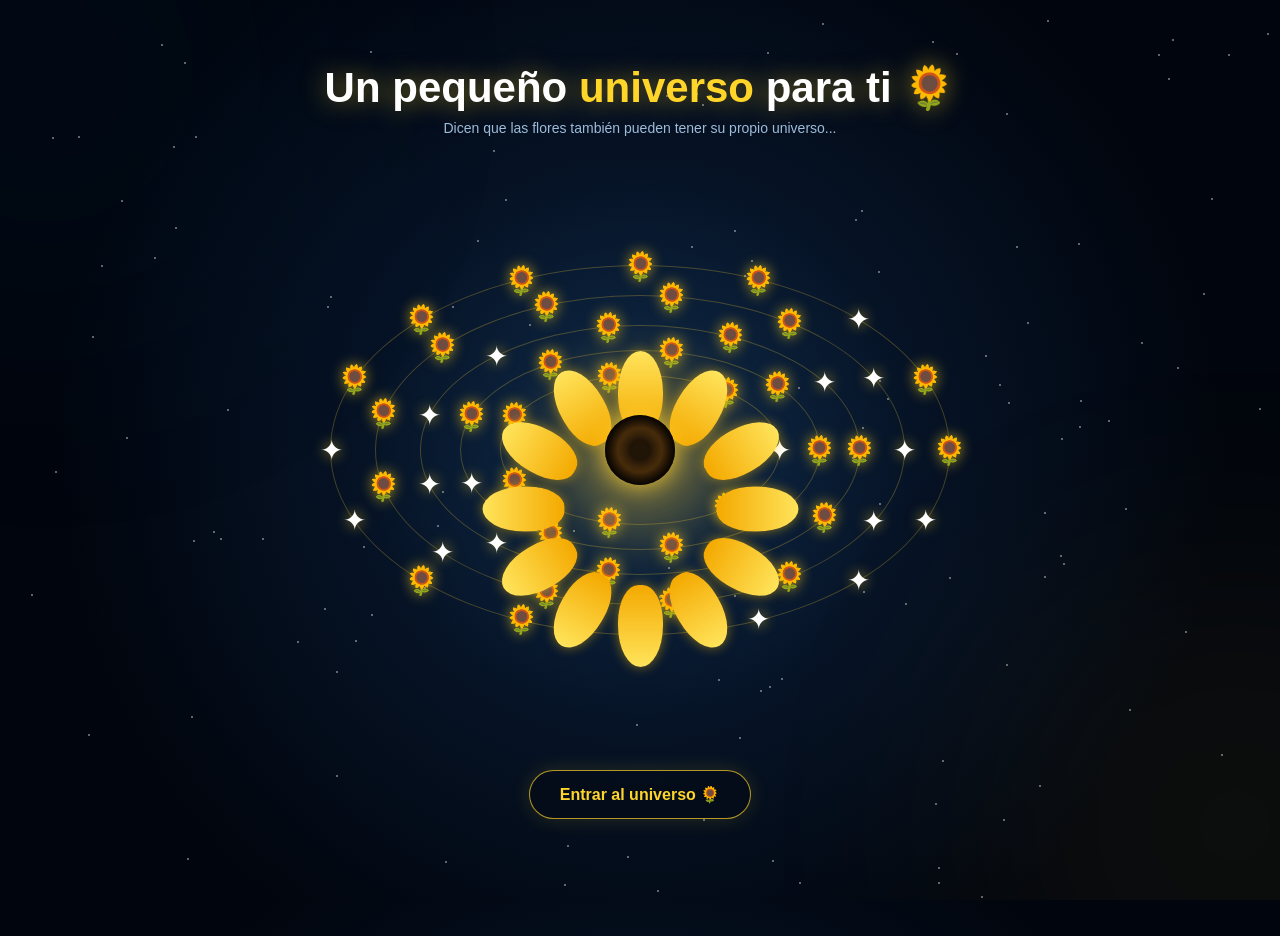
<file: index.html>
<!DOCTYPE html>
<html lang="es">

<head>
    <meta charset="UTF-8">
    <meta name="viewport" content="width=device-width, initial-scale=1.0">

    <title>Un pequeño universo 🌻</title>

    <link rel="stylesheet" href="style.css">
</head>

<body>

    <!-- Fondo -->
    <div class="space" id="space">
        <div class="nebula one"></div>
        <div class="nebula two"></div>
    </div>


    <!-- =========================
         PANTALLA 1
    ========================== -->

    <section class="screen active" id="screen1">

        <div class="universe">

            <div class="universe-title">

                <h1>
                    Un pequeño <span>universo</span> para ti 🌻
                </h1>

                <p>
                    Dicen que las flores también pueden tener
                    su propio universo...
                </p>

            </div>


            <!-- Órbitas -->
            <div class="orbit orbit1"></div>
            <div class="orbit orbit2"></div>
            <div class="orbit orbit3"></div>
            <div class="orbit orbit4"></div>
            <div class="orbit orbit5"></div>


            <!-- Girasol central -->

            <div class="sunflower">

                <div class="petal"></div>
                <div class="petal"></div>
                <div class="petal"></div>
                <div class="petal"></div>
                <div class="petal"></div>
                <div class="petal"></div>
                <div class="petal"></div>
                <div class="petal"></div>
                <div class="petal"></div>
                <div class="petal"></div>
                <div class="petal"></div>
                <div class="petal"></div>

                <div class="sunflower-center"></div>

            </div>


            <button class="start" id="start">
                Entrar al universo 🌻
            </button>

        </div>

    </section>


    <!-- =========================
         PANTALLA 2
    ========================== -->

    <section class="screen hidden" id="screen2">

        <div class="second">

            <button class="back" id="back">
                ← Volver
            </button>


            <!-- Flores flotantes -->

            <div class="floating-flower" style="left:5%;top:10%">🌻</div>
            <div class="floating-flower" style="left:85%;top:13%">🌻</div>
            <div class="floating-flower" style="left:12%;top:42%">🌻</div>
            <div class="floating-flower" style="left:88%;top:45%">🌻</div>
            <div class="floating-flower" style="left:4%;top:75%">🌻</div>
            <div class="floating-flower" style="left:91%;top:72%">🌻</div>


            <!-- Cofres -->

            <div class="chest" style="left:5%;top:22%">🎁</div>
            <div class="chest" style="right:7%;top:25%">🎁</div>
            <div class="chest" style="left:8%;top:60%">🎁</div>
            <div class="chest" style="right:8%;top:65%">🎁</div>
            <div class="chest" style="left:25%;top:85%">🎁</div>
            <div class="chest" style="right:25%;top:88%">🎁</div>


            <!-- Carta -->

            <div class="card">

                <h2>🌻 Para ti 🌻</h2>

                <p id="texto"></p>

            </div>


            <!-- Respuesta -->

            <div class="response">

                <h3>
                    Ahora te toca a ti... 💌
                </h3>

                <p>
                    Después de recibir este pequeño detalle,
                    puedes dejarme tu respuesta aquí.
                </p>

                <textarea
                    id="respuesta"
                    placeholder="Escribe aquí lo que quieras decirme..."></textarea>

                <button class="send" id="send">
                    Guardar mi respuesta ✨
                </button>

                <div class="reply-result" id="replyResult"></div>

            </div>

        </div>

    </section>


    <script src="script.js"></script>

</body>
</html>
</file>
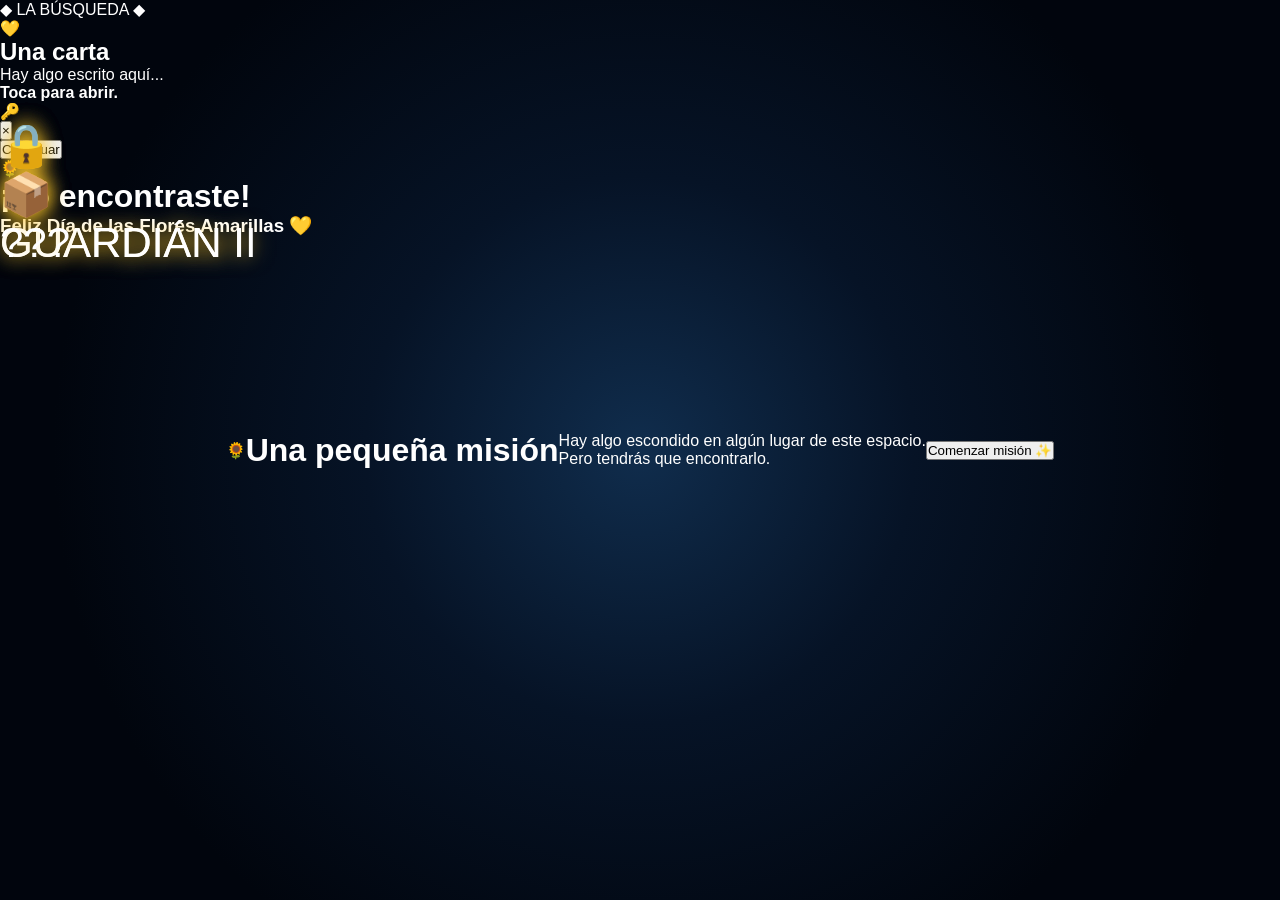
<file: idex.html>
<!DOCTYPE html>
<html lang="es">
<head>
    <meta charset="UTF-8">
    <meta name="viewport" content="width=device-width, initial-scale=1.0">
    <title>La búsqueda de las flores 🌻</title>
    <link rel="stylesheet" href="style.css">
</head>

<body>

    <div id="stars"></div>

    <div id="intro" class="screen">
        <div class="intro-icon">🌻</div>

        <h1>Una pequeña misión</h1>

        <p>
            Hay algo escondido en algún lugar de este espacio.
            <br>
            Pero tendrás que encontrarlo.
        </p>

        <button id="startBtn">Comenzar misión ✨</button>
    </div>


    <div id="game" class="hidden">

        <div class="title">
            <span>◆</span> LA BÚSQUEDA <span>◆</span>
        </div>


        <!-- CARTA -->
        <div id="letter" class="letter object">

            <div class="wax">💛</div>

            <h2>Una carta</h2>

            <p>
                Hay algo escrito aquí...
                <br>
                <b>Toca para abrir.</b>
            </p>

        </div>


        <!-- LLAVE -->
        <div id="key" class="key hidden">
            🔑
        </div>


        <!-- COFRE 1 -->
        <div class="chest chest1" data-id="1">

            <div class="lock">🔒</div>
            <div class="box">📦</div>

            <span>GUARDIÁN I</span>

        </div>


        <!-- COFRE 2 -->
        <div class="chest chest2" data-id="2">

            <div class="lock">🔒</div>
            <div class="box">📦</div>

            <span>GUARDIÁN II</span>

        </div>


        <!-- COFRE FINAL -->
        <div class="chest chest3" data-id="3">

            <div class="lock">🔒</div>
            <div class="box">📦</div>

            <span>???</span>

        </div>


        <!-- MODAL -->

        <div id="modal" class="modal hidden">

            <div class="modal-box">

                <button id="closeBtn" class="close">×</button>

                <div id="modalContent"></div>

                <button id="actionBtn">
                    Continuar
                </button>

            </div>

        </div>

    </div>


    <!-- FINAL -->

    <div id="final" class="final hidden">

        <div id="flowers"></div>

        <div class="final-content">

            <div class="big-flower">🌻</div>

            <h1>¡Lo encontraste!</h1>

            <p id="finalText"></p>

            <div class="final-line"></div>

            <h3>Feliz Día de las Flores Amarillas 💛</h3>

        </div>

    </div>


    <script src="script.js"></script>

</body>
</html>
</file>
<file: style.css>
* {
    box-sizing: border-box;
    margin: 0;
    padding: 0;
}

html,
body {
    width: 100%;
    min-height: 100%;
}

body {
    min-height: 100vh;
    overflow: hidden;

    font-family: "Segoe UI", sans-serif;

    color: white;

    background:
        radial-gradient(
            circle at center,
            #102d4d 0%,
            #061326 35%,
            #01050d 75%
        );
}


/* =========================================
   FONDO
========================================= */

.space {
    position: fixed;
    inset: 0;

    overflow: hidden;

    pointer-events: none;
}

.star {
    position: absolute;

    width: 2px;
    height: 2px;

    border-radius: 50%;

    background: white;

    opacity: .5;

    animation: twinkle 2s infinite alternate;
}

@keyframes twinkle {

    from {
        opacity: .15;
        transform: scale(.6);
    }

    to {
        opacity: 1;
        transform: scale(1.5);
    }
}


.nebula {
    position: absolute;

    width: 450px;
    height: 450px;

    border-radius: 50%;

    background: #1767a8;

    filter: blur(140px);

    opacity: .08;

    animation: nebulaMove 12s infinite alternate;
}

.nebula.one {
    left: -180px;
    top: -150px;
}

.nebula.two {
    right: -180px;
    bottom: -150px;

    background: #ffc928;
}

@keyframes nebulaMove {

    to {
        transform:
            translate(120px, 80px)
            scale(1.2);
    }
}


/* =========================================
   PANTALLAS
========================================= */

.screen {
    position: absolute;
    inset: 0;

    display: flex;
    align-items: center;
    justify-content: center;

    transition: 1s ease;
}

.screen.hidden {
    opacity: 0;

    pointer-events: none;

    transform: scale(1.08);
}

.screen.active {
    opacity: 1;

    pointer-events: auto;
}


/* =========================================
   UNIVERSO
========================================= */

.universe {
    width: 100%;
    height: 100%;

    position: relative;

    display: flex;
    align-items: center;
    justify-content: center;
}


.universe-title {
    position: absolute;

    top: 7%;

    width: 100%;

    padding: 0 20px;

    text-align: center;

    z-index: 20;
}

.universe-title h1 {
    font-size: clamp(26px, 8vw, 42px);

    text-shadow:
        0 0 25px rgba(255, 213, 42, .5);
}

.universe-title span {
    color: #ffd52a;
}

.universe-title p {
    margin-top: 8px;

    color: #9ebbd8;

    font-size: 14px;
}


/* =========================================
   GIRASOL CENTRAL
========================================= */

.sunflower {
    position: absolute;

    width: 190px;
    height: 190px;

    z-index: 10;

    display: flex;
    align-items: center;
    justify-content: center;

    animation: planetFloat 4s ease-in-out infinite;
}

.sunflower::before {
    content: "";

    position: absolute;

    width: 165px;
    height: 165px;

    border-radius: 50%;

    background: #ffc928;

    filter: blur(30px);

    opacity: .35;
}

.sunflower-center {
    position: absolute;

    width: 70px;
    height: 70px;

    border-radius: 50%;

    background:
        radial-gradient(
            circle,
            #211508 20%,
            #51320c 45%,
            #160d05 70%
        );

    box-shadow:
        0 0 25px #ffcf2f,
        inset 0 0 20px #000;

    z-index: 4;
}


.petal {
    position: absolute;

    width: 45px;
    height: 82px;

    border-radius:
        50% 50% 45% 45%;

    background:
        linear-gradient(
            #ffe45b,
            #f4a900
        );

    transform-origin:
        50% 100px;

    box-shadow:
        0 0 12px rgba(255, 196, 0, .5);
}

.petal:nth-child(1) {
    transform: rotate(0deg) translateY(-58px);
}

.petal:nth-child(2) {
    transform: rotate(30deg) translateY(-58px);
}

.petal:nth-child(3) {
    transform: rotate(60deg) translateY(-58px);
}

.petal:nth-child(4) {
    transform: rotate(90deg) translateY(-58px);
}

.petal:nth-child(5) {
    transform: rotate(120deg) translateY(-58px);
}

.petal:nth-child(6) {
    transform: rotate(150deg) translateY(-58px);
}

.petal:nth-child(7) {
    transform: rotate(180deg) translateY(-58px);
}

.petal:nth-child(8) {
    transform: rotate(210deg) translateY(-58px);
}

.petal:nth-child(9) {
    transform: rotate(240deg) translateY(-58px);
}

.petal:nth-child(10) {
    transform: rotate(270deg) translateY(-58px);
}

.petal:nth-child(11) {
    transform: rotate(300deg) translateY(-58px);
}

.petal:nth-child(12) {
    transform: rotate(330deg) translateY(-58px);
}


@keyframes planetFloat {

    0%,
    100% {
        transform:
            translateY(-7px)
            rotate(-2deg);
    }

    50% {
        transform:
            translateY(7px)
            rotate(2deg);
    }
}


/* =========================================
   ÓRBITAS
========================================= */

.orbit {
    position: absolute;

    border:
        1px solid
        rgba(255, 211, 53, .25);

    border-radius: 50%;

    left: 50%;
    top: 50%;

    transform:
        translate(-50%, -50%);

    pointer-events: none;
}


.orbit1 {
    width: 280px;
    height: 150px;

    animation:
        orbitRotate 14s linear infinite;
}

.orbit2 {
    width: 360px;
    height: 200px;

    animation:
        orbitRotate 19s linear infinite reverse;
}

.orbit3 {
    width: 440px;
    height: 250px;

    animation:
        orbitRotate 25s linear infinite;
}

.orbit4 {
    width: 530px;
    height: 310px;

    animation:
        orbitRotate 31s linear infinite reverse;
}

.orbit5 {
    width: 620px;
    height: 370px;

    animation:
        orbitRotate 38s linear infinite;
}


@keyframes orbitRotate {

    from {
        transform:
            translate(-50%, -50%)
            rotate(0deg);
    }

    to {
        transform:
            translate(-50%, -50%)
            rotate(360deg);
    }
}


/* Flores que orbitan */

.orbit-flower {
    position: absolute;

    width: 34px;
    height: 34px;

    display: flex;
    align-items: center;
    justify-content: center;

    font-size: 28px;

    filter:
        drop-shadow(
            0 0 7px
            rgba(255, 208, 30, .7)
        );
}


/* =========================================
   BOTÓN INICIAL
========================================= */

.start {
    position: absolute;

    bottom: 9%;

    z-index: 30;

    border:
        1px solid
        rgba(255, 213, 42, .7);

    background:
        rgba(5, 12, 25, .7);

    color: #ffd52a;

    padding: 14px 30px;

    border-radius: 40px;

    font-size: 16px;
    font-weight: bold;

    cursor: pointer;

    box-shadow:
        0 0 20px
        rgba(255, 213, 42, .15);

    transition: .3s;
}

.start:hover {
    transform: scale(1.08);

    box-shadow:
        0 0 35px
        rgba(255, 213, 42, .4);
}


/* =========================================
   SEGUNDA PANTALLA
========================================= */

.second {
    width: 100%;
    height: 100%;

    position: relative;

    overflow-y: auto;
    overflow-x: hidden;

    padding: 40px 15px 70px;
}


.back {
    position: fixed;

    top: 20px;
    left: 20px;

    z-index: 50;

    border:
        1px solid
        rgba(255, 255, 255, .2);

    background:
        rgba(2, 8, 18, .7);

    color: white;

    padding: 9px 15px;

    border-radius: 20px;

    cursor: pointer;
}


/* =========================================
   FLORES FLOTANTES
========================================= */

.floating-flower {
    position: absolute;

    font-size: 30px;

    animation:
        floatAround 5s
        ease-in-out
        infinite alternate;

    opacity: .8;

    pointer-events: none;
}

@keyframes floatAround {

    from {
        transform:
            translateY(-15px)
            rotate(-10deg);
    }

    to {
        transform:
            translateY(15px)
            rotate(15deg);
    }
}


/* =========================================
   CARTA
========================================= */

.card {
    position: relative;

    z-index: 10;

    width: min(92vw, 500px);

    margin: 50px auto 0;

    padding: 30px 24px;

    background:
        linear-gradient(
            rgba(255, 253, 241, .97),
            rgba(250, 244, 216, .97)
        );

    color: #202020;

    border-radius: 18px;

    box-shadow:
        0 25px 70px
        rgba(0, 0, 0, .6),

        0 0 30px
        rgba(255, 211, 42, .15);
}

.card h2 {
    text-align: center;

    color: #bd8d00;

    margin-bottom: 20px;
}


#texto {
    font-family: Georgia, serif;

    font-size: 16px;

    line-height: 1.7;

    min-height: 280px;
}


/* =========================================
   RESPUESTA
========================================= */

.response {
    position: relative;

    z-index: 15;

    width: min(92vw, 500px);

    margin: 25px auto;

    padding: 22px;

    border-radius: 18px;

    background:
        rgba(5, 15, 29, .88);

    border:
        1px solid
        rgba(255, 211, 42, .25);

    box-shadow:
        0 15px 40px
        rgba(0, 0, 0, .4);
}

.response h3 {
    color: #ffd52a;

    margin-bottom: 8px;
}

.response p {
    color: #9db9d5;

    font-size: 13px;

    margin-bottom: 15px;
}


textarea {
    width: 100%;

    min-height: 120px;

    resize: none;

    border:
        1px solid
        rgba(255, 213, 42, .25);

    border-radius: 12px;

    padding: 13px;

    background: #020914;

    color: white;

    outline: none;

    font-family: inherit;

    font-size: 14px;
}

textarea:focus {
    border-color: #ffd52a;

    box-shadow:
        0 0 15px
        rgba(255, 213, 42, .12);
}


.send {
    margin-top: 12px;

    border: none;

    border-radius: 25px;

    padding: 12px 22px;

    background: #ffd52a;

    color: #151515;

    font-weight: bold;

    cursor: pointer;
}


.reply-result {
    display: none;

    margin-top: 15px;

    padding: 15px;

    border-radius: 12px;

    background:
        rgba(255, 213, 42, .08);

    border:
        1px solid
        rgba(255, 213, 42, .2);

    color: #ffe99a;
}


/* =========================================
   COFRES
========================================= */

.chest {
    position: absolute;

    z-index: 5;

    font-size: 42px;

    filter:
        drop-shadow(
            0 0 10px
            rgba(255, 200, 40, .6)
        );

    animation:
        chestFloat 4s
        ease-in-out
        infinite alternate;
}

@keyframes chestFloat {

    from {
        transform:
            translateY(-12px)
            rotate(-4deg);
    }

    to {
        transform:
            translateY(12px)
            rotate(4deg);
    }
}


/* =========================================
   FLORES QUE CAEN
========================================= */

.falling {
    position: fixed;

    top: -40px;

    z-index: 100;

    pointer-events: none;

    animation:
        fall linear forwards;
}

@keyframes fall {

    to {
        transform:
            translateY(110vh)
            rotate(720deg);

        opacity: 0;
    }
}


/* =========================================
   CELULAR
========================================= */

@media(max-width: 600px) {

    .sunflower {
        transform: scale(.82);
    }

    .orbit1 {
        width: 250px;
        height: 140px;
    }

    .orbit2 {
        width: 320px;
        height: 180px;
    }

    .orbit3 {
        width: 390px;
        height: 220px;
    }

    .orbit4 {
        width: 470px;
        height: 270px;
    }

    .orbit5 {
        width: 550px;
        height: 320px;
    }

    .card {
        margin-top: 45px;
    }

    #texto {
        font-size: 15px;
    }
}
</file>
